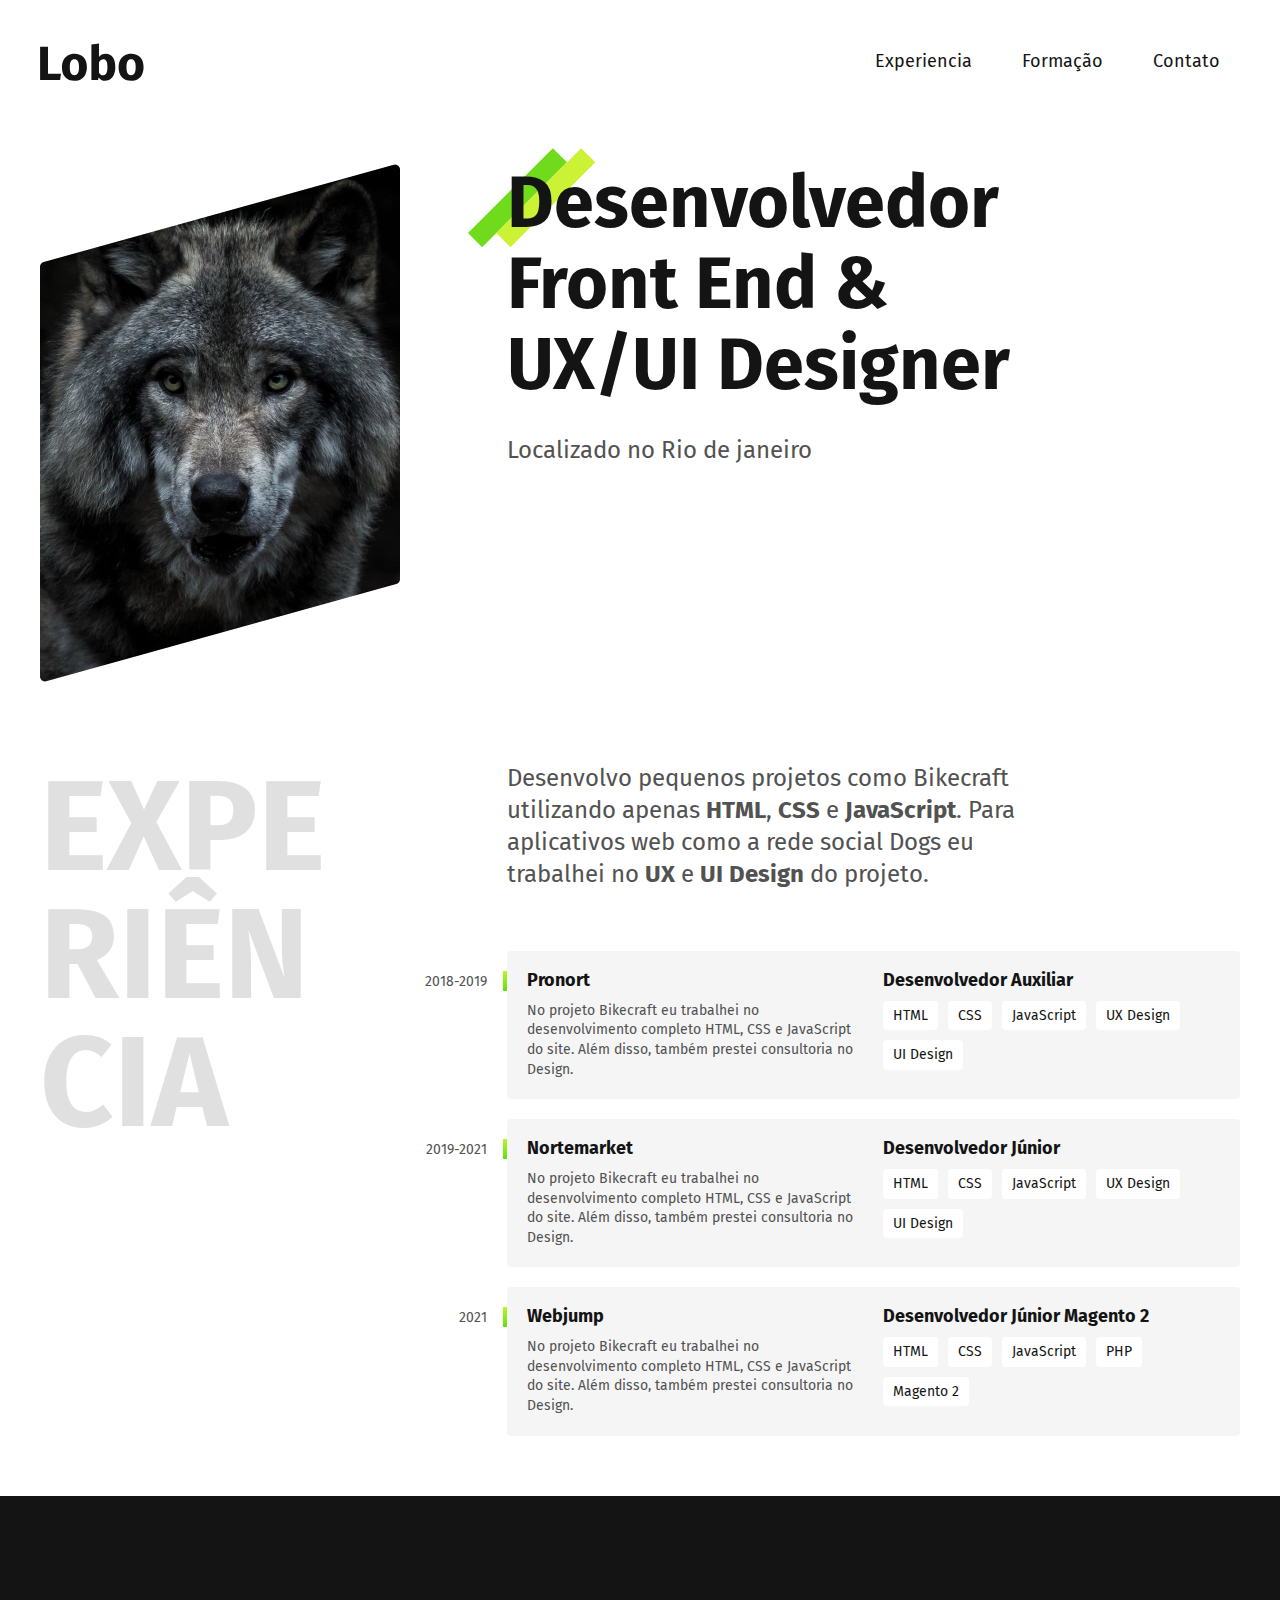
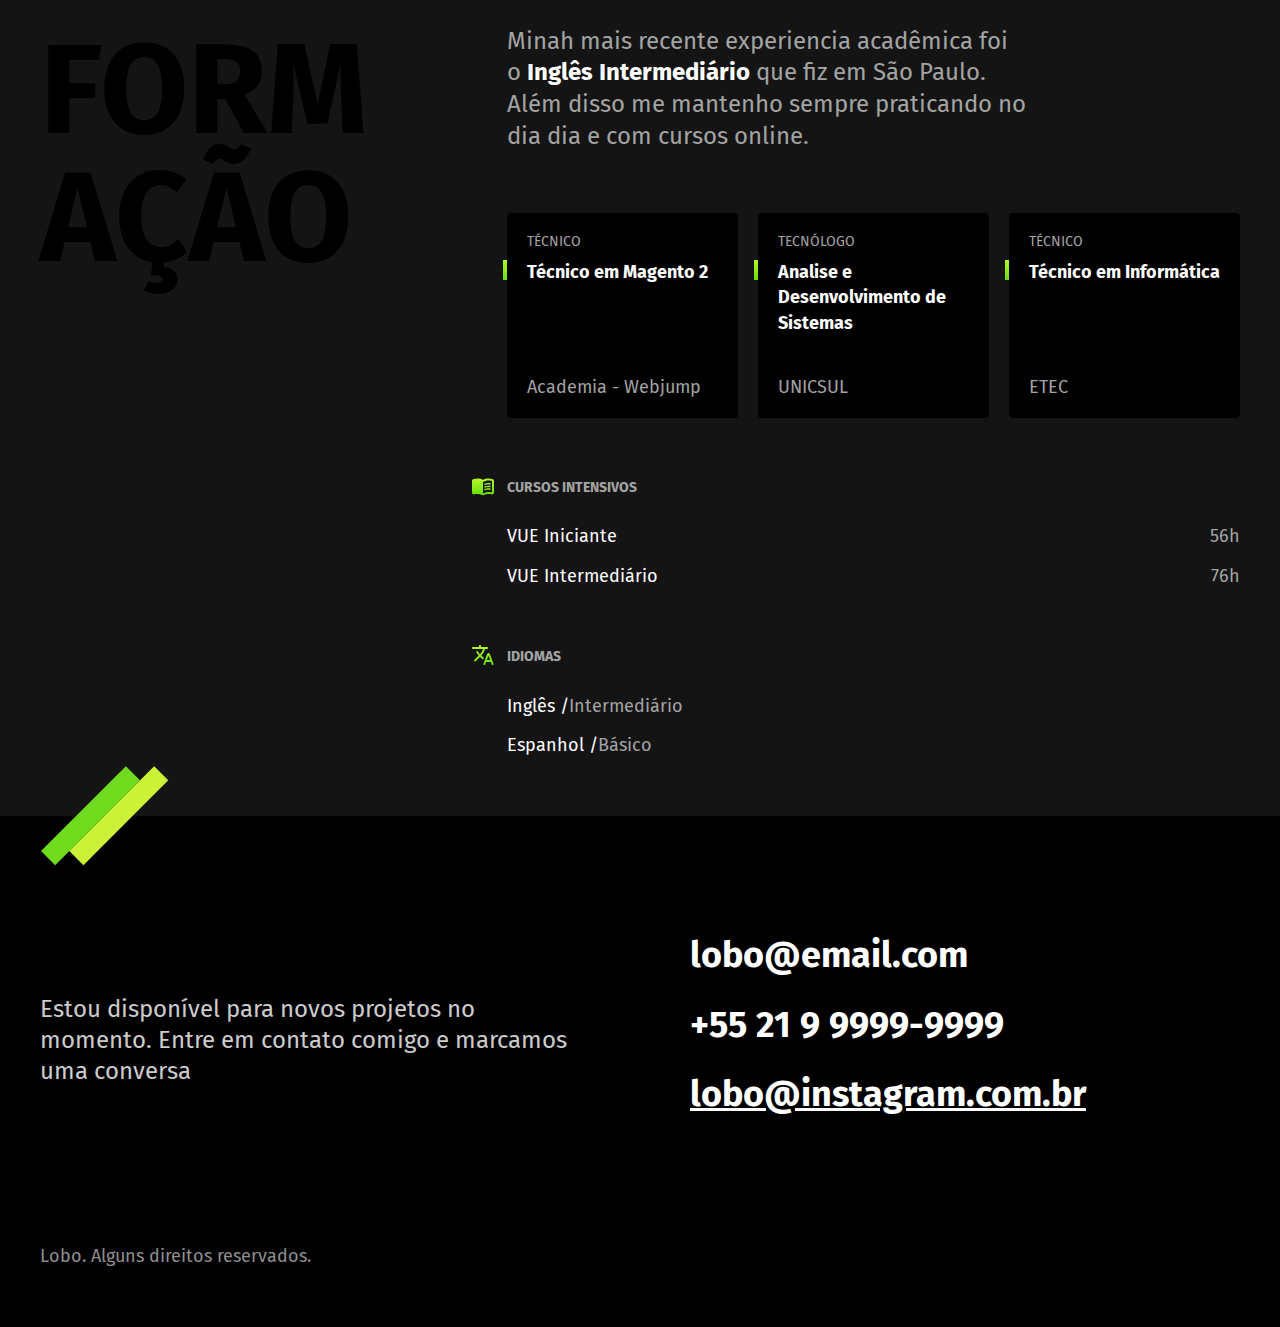
<file: index.html>
<!DOCTYPE html>
<html lang="en">

<head>
  <meta charset="UTF-8">
  <meta http-equiv="X-UA-Compatible" content="IE=edge">
  <meta name="viewport" content="width=device-width, initial-scale=1.0">
  <meta name="description" content="Desenvolvedor  Front End & UX/UI Designer
  Localizado no Rio de janeiro">
  <link rel="stylesheet" href="css/style.css">
  <link href="https://fonts.googleapis.com/css2?family=Fira+Sans:wght@400;600;700&display=swap" rel="stylesheet">
  <link rel="icon" href="favicon.svg" type="image/svg+xml">
  <title>Portifólio Origamid</title>
</head>

<body>
  <header class="header">
    <img src="img/marca.svg" alt="Lobo" width="104px" height="38">
    <nav>
      <ul class="header-menu">
        <li><a href="#experiencia">Experiencia</a></li>
        <li><a href="#formacao">Formação</a></li>
        <li><a href="#contato">Contato</a></li>
      </ul>
    </nav>
  </header>

  <main class=" container introducao">
    <img src="img/perfil.jpg" alt="Lobo Cinza" width="360" height="520">
    <div>
      <h1>Desenvolvedor <br> Front End &<br> UX/UI Designer</h1>
      <p>Localizado no Rio de janeiro</p>
    </div>
  </main>

  <section class="container experiencia" id="experiencia" aria-label="Experiência">
    <h2 class="subtitulo">Experiência</h2>
    <div>
      <p class="experiencia-texto">
        Desenvolvo pequenos projetos como Bikecraft utilizando apenas
        <strong>HTML</strong>, <strong>CSS</strong> e <strong>JavaScript</strong>.
        Para aplicativos web como a rede social Dogs eu trabalhei no <strong>UX</strong> e <strong>UI Design</strong> do projeto.
      </p>


      <div class="empresa">
        <span class="empresa-ano">2018-2019</span>
        <h3 class="empresa-titulo">Pronort</h3>
        <span class="empresa-titulo">Desenvolvedor Auxiliar</span>
        <p class="empresa-texto">No projeto Bikecraft eu trabalhei no desenvolvimento completo HTML, CSS e JavaScript do site. Além disso, também prestei consultoria no Design.</p>
        <ul class="empresa-habilidade">
          <li>HTML</li>
          <li>CSS</li>
          <li>JavaScript</li>
          <li>UX Design</li>
          <li>UI Design</li>
        </ul>
      </div>

      <div class="empresa">
        <span class="empresa-ano">2019-2021</span>
        <h3 class="empresa-titulo">Nortemarket</h3>
        <span class="empresa-titulo">Desenvolvedor Júnior</span>
        <p class="empresa-texto">No projeto Bikecraft eu trabalhei no desenvolvimento completo HTML, CSS e JavaScript do site. Além disso, também prestei consultoria no Design.</p>
        <ul class="empresa-habilidade">
          <li>HTML</li>
          <li>CSS</li>
          <li>JavaScript</li>
          <li>UX Design</li>
          <li>UI Design</li>
        </ul>
      </div>

      <div class="empresa">
        <span class="empresa-ano">2021</span>
        <h3 class="empresa-titulo">Webjump</h3>
        <span class="empresa-titulo">Desenvolvedor Júnior Magento 2</span>
        <p class="empresa-texto">No projeto Bikecraft eu trabalhei no desenvolvimento completo HTML, CSS e JavaScript do site. Além disso, também prestei consultoria no Design.</p>
        <ul class="empresa-habilidade">
          <li>HTML</li>
          <li>CSS</li>
          <li>JavaScript</li>
          <li>PHP</li>
          <li>Magento 2</li>
        </ul>
      </div>

    </div>
  </section>

  <section class="formacao" id="formacao" aria-label="Formação">
    <div class="container formacao-container">
      <h2 class="subtitulo formacao-subtitulo">Formação</h2>

      <div>
        <p class="formacao-texto">
          Minah mais recente experiencia acadêmica foi o <strong>Inglês Intermediário </strong>
          que fiz em São Paulo. Além disso me mantenho sempre praticando no dia dia e com cursos online.
        </p>

        <ul class="faculdade-lista">
          <li class="faculdade">
            <span class="faculdade-tipo">Técnico</span>
            <h3 class="faculdade-curso">Técnico em Magento 2</h3>
            <span class="faculdade-instituicao">Academia - Webjump</span>
          </li>
          <li class="faculdade">
            <span class="faculdade-tipo">Tecnólogo</span>
            <h3 class="faculdade-curso">Analise e Desenvolvimento de Sistemas</h3>
            <span class="faculdade-instituicao">UNICSUL</span>
          </li>
          <li class="faculdade">
            <span class="faculdade-tipo">Técnico</span>
            <h3 class="faculdade-curso">Técnico em Informática</h3>
            <span class="faculdade-instituicao">ETEC</span>
          </li>
        </ul>

        <div class="formacao-extra">
          <div class="cursos">
            <h3>Cursos Intensivos</h3>
            <ul>
              <li>VUE Iniciante <span>56h</span></li>
              <li>VUE Intermediário <span>76h</span></li>
            </ul>
          </div>

          <div class="idiomas">
            <h3>Idiomas</h3>
            <ul>
              <li>Inglês /<span>Intermediário</span></li>
              <li>Espanhol /<span>Básico</span></li>
            </ul>
          </div>
        </div>
      </div>
    </div>
  </section>

  <footer class="footer" id="contato">
    <div class="container footer-container">
      <p class="footer-texto">Estou disponível para novos projetos no momento. Entre em contato comigo e marcamos uma conversa</p>
      <ul class="footer-contato">
        <li>lobo@email.com</li>
        <li>+55 21 9 9999-9999</li>
        <li><a href="#">lobo@instagram.com.br</a></li>
      </ul>
      <p class="footer-copy">Lobo. Alguns direitos reservados.</p>
    </div>
  </footer>
</body>

</html>
</file>
<file: css/style.css>
@import "global.css";
@import "header.css";
@import "introducao.css";
@import "experiencia.css";
@import "formacao.css";
@import "footer.css";
</file>
